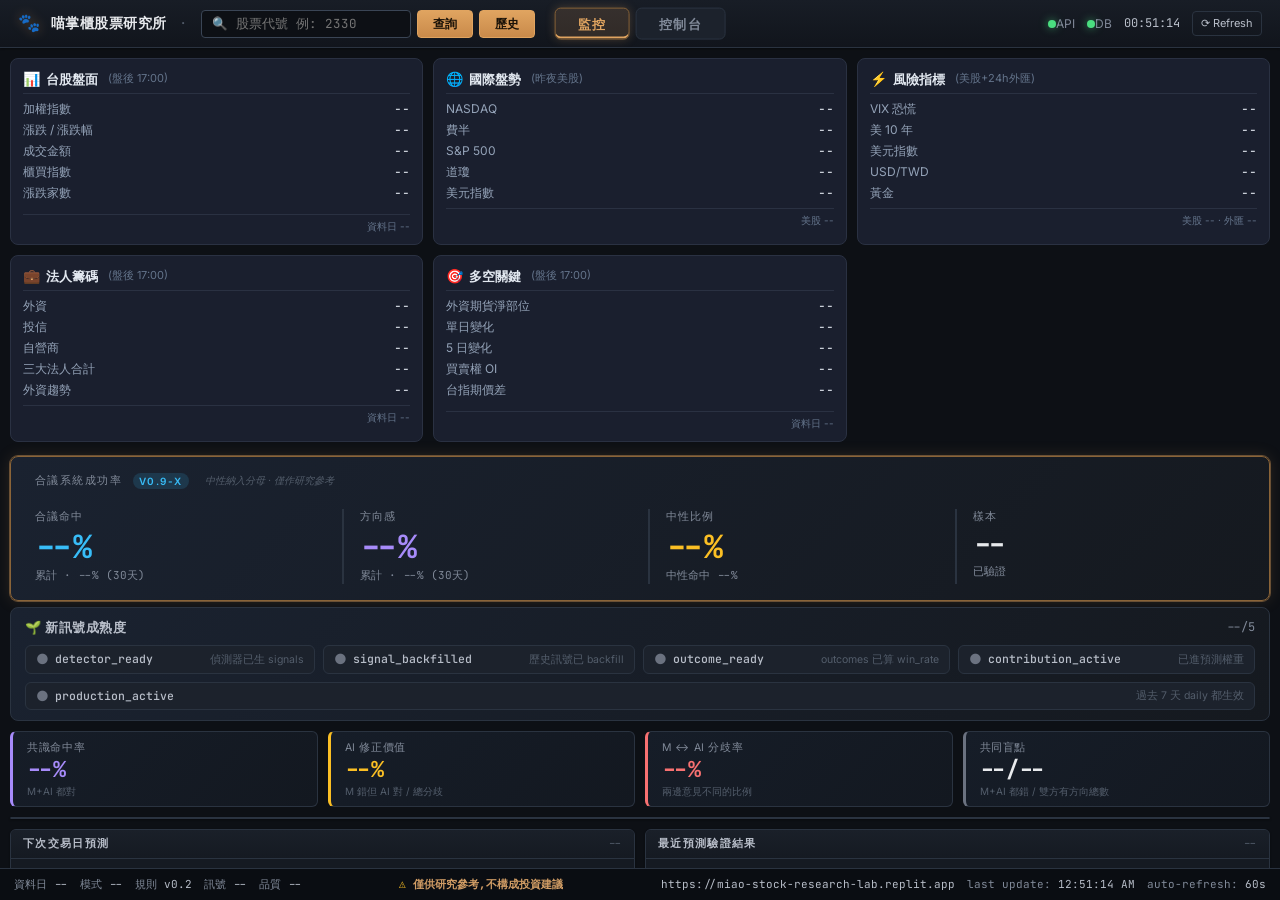
<file: index.html>
<!DOCTYPE html>
<html lang="zh-Hant">
<head>
<meta charset="UTF-8" />
<title>喵掌櫃股票研究所 · Monitor</title>
<meta name="viewport" content="width=device-width, initial-scale=1" />
<meta name="description" content="獨立股票研究後台監控儀表板" />
<link rel="preconnect" href="https://fonts.googleapis.com">
<link rel="preconnect" href="https://fonts.gstatic.com" crossorigin>
<link href="https://fonts.googleapis.com/css2?family=Inter:wght@400;500;600;700&family=JetBrains+Mono:wght@400;500;600&display=swap" rel="stylesheet">
<link rel="stylesheet" href="style.css" />
</head>
<body>

<div class="app">

  <!-- Top Bar ------------------------------------------------------ -->
  <header class="topbar">
    <div class="topbar-left">
      <div class="brand">
        <span class="logo">🐾</span>
        <span class="name">喵掌櫃股票研究所</span>
        <span class="sep">·</span>
        <span class="sub">Research Monitor v0.9</span>
      </div>
      <div class="topbar-lookup">
        <input type="text" id="symbol-input" placeholder="🔍 股票代號 例: 2330" />
        <button class="btn primary small" id="lookup-btn">查詢</button>
        <button class="btn primary small" id="history-btn" title="查詢任一天的預測與結果">歷史</button>
      </div>
    </div>
    <nav class="topbar-center">
      <a href="index.html" class="nav-btn active">監控</a>
      <a href="admin.html" class="nav-btn">控制台</a>
    </nav>
    <div class="topbar-right">
      <span class="item"><span id="api-dot" class="dot muted"></span><span id="api-label">--</span></span>
      <span class="item"><span id="db-dot" class="dot muted"></span><span id="db-label">--</span></span>
      <span class="clock" id="clock">--:--:--</span>
      <button class="btn small ghost" id="refresh-btn">⟳ Refresh</button>
    </div>
  </header>

  <!-- Main ----------------------------------------------------------- -->
  <main class="main">

    <!-- ROW 0: 大盤儀表板(5 區塊)v1.0-beta-2A++ -->
    <section class="market-snapshot-row">
      <div class="ms-card ms-taiex" title="台股盤面 — 盤後 17:00 後更新當日完整資料(收盤、成交量、櫃買)">
        <div class="ms-head">
          <span class="ms-icon">📊</span>
          <span class="ms-title">台股盤面</span>
          <span class="ms-sub">(盤後 17:00)</span>
        </div>
        <div class="ms-body" id="ms-taiex-body">
          <div class="ms-row"><span class="ms-k">加權指數</span><span class="ms-v" id="ms-taiex-close">--</span></div>
          <div class="ms-row"><span class="ms-k">漲跌 / 漲跌幅</span><span class="ms-v" id="ms-taiex-change">--</span></div>
          <div class="ms-row"><span class="ms-k">成交金額</span><span class="ms-v" id="ms-taiex-volume">--</span></div>
          <div class="ms-row"><span class="ms-k">櫃買指數</span><span class="ms-v" id="ms-otc">--</span></div>
          <div class="ms-row"><span class="ms-k">漲跌家數</span><span class="ms-v" id="ms-breadth">--</span></div>
        </div>
        <div class="ms-tags" id="ms-taiex-tags"></div>
        <div class="ms-foot">資料日 <span id="ms-taiex-asof">--</span></div>
      </div>

      <div class="ms-card ms-intl" title="國際盤勢 — 美股:09:30~16:00 ET(台灣 21:30~04:00)。美國假期休市時最新仍停留前一交易日。亞股:當日盤後">
        <div class="ms-head">
          <span class="ms-icon">🌐</span>
          <span class="ms-title">國際盤勢</span>
          <span class="ms-sub">(昨夜美股)</span>
        </div>
        <div class="ms-body" id="ms-intl-body">
          <div class="ms-row"><span class="ms-k">NASDAQ</span><span class="ms-v" id="ms-intl-nasdaq">--</span></div>
          <div class="ms-row"><span class="ms-k">費半</span><span class="ms-v" id="ms-intl-sox">--</span></div>
          <div class="ms-row"><span class="ms-k">S&amp;P 500</span><span class="ms-v" id="ms-intl-sp500">--</span></div>
          <div class="ms-row"><span class="ms-k">道瓊</span><span class="ms-v" id="ms-intl-dow">--</span></div>
          <div class="ms-row"><span class="ms-k">美元指數</span><span class="ms-v" id="ms-intl-dxy">--</span></div>
        </div>
        <div class="ms-foot">美股 <span id="ms-intl-us-asof">--</span></div>
      </div>

      <div class="ms-card ms-risk" title="風險指標 — VIX/美10年跟美股同步;DXY/USD/TWD/黃金 24h 外匯市場">
        <div class="ms-head">
          <span class="ms-icon">⚡</span>
          <span class="ms-title">風險指標</span>
          <span class="ms-sub">(美股+24h外匯)</span>
        </div>
        <div class="ms-body" id="ms-risk-body">
          <div class="ms-row"><span class="ms-k">VIX 恐慌</span><span class="ms-v" id="ms-risk-vix">--</span></div>
          <div class="ms-row"><span class="ms-k">美 10 年</span><span class="ms-v" id="ms-risk-us10y">--</span></div>
          <div class="ms-row"><span class="ms-k">美元指數</span><span class="ms-v" id="ms-risk-dxy">--</span></div>
          <div class="ms-row"><span class="ms-k">USD/TWD</span><span class="ms-v" id="ms-risk-twd">--</span></div>
          <div class="ms-row"><span class="ms-k">黃金</span><span class="ms-v" id="ms-risk-gold">--</span></div>
        </div>
        <div class="ms-foot">美股 <span id="ms-risk-us-asof">--</span> · 外匯 <span id="ms-risk-forex-asof">--</span></div>
      </div>

      <div class="ms-card ms-inst" title="法人籌碼 — TWSE 公告,盤後 17:00 後當日完整。stock_pool 30 檔合計(非全市場)">
        <div class="ms-head">
          <span class="ms-icon">💼</span>
          <span class="ms-title">法人籌碼</span>
          <span class="ms-sub">(盤後 17:00)</span>
        </div>
        <div class="ms-body" id="ms-inst-body">
          <div class="ms-row"><span class="ms-k">外資</span><span class="ms-v" id="ms-inst-foreign">--</span></div>
          <div class="ms-row"><span class="ms-k">投信</span><span class="ms-v" id="ms-inst-trust">--</span></div>
          <div class="ms-row"><span class="ms-k">自營商</span><span class="ms-v" id="ms-inst-dealer">--</span></div>
          <div class="ms-row"><span class="ms-k">三大法人合計</span><span class="ms-v" id="ms-inst-total">--</span></div>
          <div class="ms-row"><span class="ms-k">外資趨勢</span><span class="ms-v" id="ms-inst-streak">--</span></div>
        </div>
        <div class="ms-foot">資料日 <span id="ms-inst-asof">--</span></div>
      </div>

      <div class="ms-card ms-fut" title="多空關鍵 — TAIFEX / FinMind 期貨資料,盤後 17:00 後更新當日完整;basis = 期貨日盤收盤 - 加權指數">
        <div class="ms-head">
          <span class="ms-icon">🎯</span>
          <span class="ms-title">多空關鍵</span>
          <span class="ms-sub">(盤後 17:00)</span>
        </div>
        <div class="ms-body" id="ms-fut-body">
          <div class="ms-row"><span class="ms-k">外資期貨淨部位</span><span class="ms-v" id="ms-fut-oi">--</span></div>
          <div class="ms-row"><span class="ms-k">單日變化</span><span class="ms-v" id="ms-fut-d1">--</span></div>
          <div class="ms-row"><span class="ms-k">5 日變化</span><span class="ms-v" id="ms-fut-d5">--</span></div>
          <div class="ms-row"><span class="ms-k">買賣權 OI</span><span class="ms-v" id="ms-fut-pcoi">--</span></div>
          <div class="ms-row"><span class="ms-k">台指期價差</span><span class="ms-v" id="ms-fut-basis">--</span></div>
        </div>
        <div class="ms-tags" id="ms-fut-tags"></div>
        <div class="ms-foot">資料日 <span id="ms-fut-asof">--</span></div>
      </div>
    </section>

    <!-- ROW 1: Hero 主指標(整列,大字呈現) -->
    <section class="hero-row">
      <div class="hero-card hero-wide">
        <div class="hero-label">
          合議系統成功率 <span class="hero-badge">v0.9-X</span>
          <span class="hero-disclaimer">中性納入分母 · 僅作研究參考</span>
        </div>
        <div class="hero-numbers">
          <div class="hn-col">
            <div class="hn-key">合議命中</div>
            <div class="hn-val final" id="hero-final-all">--%</div>
            <div class="hn-sub">累計 · <span id="hero-final-30">--%</span> (30天)</div>
          </div>
          <div class="hn-col">
            <div class="hn-key">方向感</div>
            <div class="hn-val dir" id="hero-dir-all">--%</div>
            <div class="hn-sub">累計 · <span id="hero-dir-30">--%</span> (30天)</div>
          </div>
          <div class="hn-col">
            <div class="hn-key">中性比例</div>
            <div class="hn-val neu" id="hero-neu-all">--%</div>
            <div class="hn-sub">中性命中 <span id="hero-neu-hit">--%</span></div>
          </div>
          <div class="hn-col">
            <div class="hn-key">樣本</div>
            <div class="hn-val sample" id="hero-sample-n">--</div>
            <div class="hn-sub" id="hero-sample-info">已驗證</div>
          </div>
        </div>
      </div>
    </section>

    <!-- ROW 1.5: 訊號成熟度小卡(v1.0-gamma-2 加,顯示新訊號入模進度) -->
    <section class="maturity-row">
      <div class="maturity-card" title="新 MKT/INTL/FUND 訊號的入模進度。從 detector 偵測 → 訊號入庫 → outcome 算命中 → 進權重 → 真正影響生產預測。">
        <div class="m-head">
          <span class="m-title">🌱 新訊號成熟度</span>
          <span class="m-stage" id="maturity-stage">--/5</span>
        </div>
        <div class="m-steps">
          <div class="m-step" id="m-step-detector">
            <span class="m-dot">●</span><span class="m-label">detector_ready</span>
            <span class="m-desc">偵測器已生 signals</span>
          </div>
          <div class="m-step" id="m-step-signal">
            <span class="m-dot">●</span><span class="m-label">signal_backfilled</span>
            <span class="m-desc">歷史訊號已 backfill</span>
          </div>
          <div class="m-step" id="m-step-outcome">
            <span class="m-dot">●</span><span class="m-label">outcome_ready</span>
            <span class="m-desc">outcomes 已算 win_rate</span>
          </div>
          <div class="m-step" id="m-step-contribution">
            <span class="m-dot">●</span><span class="m-label">contribution_active</span>
            <span class="m-desc">已進預測權重</span>
          </div>
          <div class="m-step" id="m-step-production">
            <span class="m-dot">●</span><span class="m-label">production_active</span>
            <span class="m-desc">過去 7 天 daily 都生效</span>
          </div>
        </div>
      </div>
    </section>

    <!-- ROW 2: Math × AI 四象限(整列 4 卡) -->
    <section class="quadrant-row">
      <div class="qd-cell consensus">
        <span class="qd-label">共識命中率</span>
        <span class="qd-val" id="quadrant-consensus">--%</span>
        <span class="qd-help">M+AI 都對</span>
      </div>
      <div class="qd-cell ai-correct">
        <span class="qd-label">AI 修正價值</span>
        <span class="qd-val" id="quadrant-ai-correction">--%</span>
        <span class="qd-help">M 錯但 AI 對 / 總分歧</span>
      </div>
      <div class="qd-cell disagree">
        <span class="qd-label">M ↔ AI 分歧率</span>
        <span class="qd-val" id="quadrant-disagree">--%</span>
        <span class="qd-help">兩邊意見不同的比例</span>
      </div>
      <div class="qd-cell both-miss">
        <span class="qd-label">共同盲點</span>
        <span class="qd-val" id="quadrant-both-miss-n">--/--</span>
        <span class="qd-help">M+AI 都錯 / 雙方有方向總數</span>
      </div>
    </section>

    <!-- ROW 3: 強烈分歧警示(整列) -->
    <section class="card panel-disagree" id="panel-disagree">
      <div class="card-head">
        <span class="title">⚠️ 強烈分歧警示</span>
        <span class="meta" id="disagree-meta">--</span>
      </div>
      <div class="card-body" id="disagree-body">
        <div class="empty"><span class="spinner"></span>讀取中...</div>
      </div>
      <div class="card-foot disagree-foot">
        Math 與 AI 意見強烈衝突 → 較可能呈現震盪或反轉,僅作風險辨識,不視為高勝率預測。
      </div>
    </section>

    <!-- ROW 4: 預測 + 驗證(左右並排) -->
    <section class="row-predictions">
      <div class="card sub-card-standalone">
        <div class="sub-head">
          <span class="title" id="predictions-title">下次交易日預測</span>
          <span class="meta" id="predictions-meta">--</span>
        </div>
        <div class="sub-body" id="predictions-body">
          <div class="empty"><span class="spinner"></span>讀取中...</div>
        </div>
      </div>
      <div class="card sub-card-standalone">
        <div class="sub-head">
          <span class="title">最近預測驗證結果</span>
          <span class="meta" id="verifications-meta">--</span>
        </div>
        <div class="sub-body" id="verifications-body">
          <div class="empty"><span class="spinner"></span>讀取中...</div>
        </div>
      </div>
    </section>

    <!-- ROW 5: 訊號 + 規則 + AI 摘要(3 column,AI 摘要縮小) -->
    <section class="row-signals-rules">
      <div class="card panel-signals">
        <div class="card-head">
          <span class="title">今日訊號</span>
          <span class="meta" id="signals-meta">--</span>
        </div>
        <div class="card-body flush" id="signals-body">
          <div class="empty"><span class="spinner"></span>讀取中...</div>
        </div>
      </div>
      <div class="card panel-rules">
        <div class="card-head">
          <span class="title">規則庫摘要</span>
          <span class="meta" id="rules-meta">--</span>
        </div>
        <div class="card-body flush" id="rules-body">
          <div class="empty"><span class="spinner"></span>讀取中...</div>
        </div>
      </div>
      <div class="card panel-ai-report-small">
        <div class="card-head">
          <span class="title">AI 研究摘要</span>
          <span class="meta" id="report-meta">--</span>
        </div>
        <div class="card-body" id="report-body">
          <div class="empty">讀取中...</div>
        </div>
      </div>
    </section>

  </main>

  <!-- Status Bar(整合舊 KPI 資訊到一行)----------------------------- -->
  <footer class="statusbar">
    <div class="left">
      <span class="item">資料日 <span id="sb-data-date" class="mono">--</span></span>
      <span class="item">模式 <span id="sb-mode" class="mono">--</span></span>
      <span class="item">規則 <span id="sb-version" class="mono">v0.2</span></span>
      <span class="item">訊號 <span id="sb-signals" class="mono">--</span></span>
      <span class="item">品質 <span id="sb-quality" class="mono">--</span></span>
    </div>
    <div class="center" title="本系統結果係根據歷史資料、規則統計與相似情境所做之研究推估,僅供資訊參考與風險辨識,不構成任何投資建議。投資有風險,過去績效不代表未來表現。">
      ⚠️ <strong>僅供研究參考,不構成投資建議</strong>
    </div>
    <div class="right">
      <span class="item"><span id="api-base-label" class="mono">--</span></span>
      <span class="item">last update: <span id="last-update" class="mono">--</span></span>
      <span class="item">auto-refresh: <span id="refresh-interval" class="mono">60s</span></span>
    </div>
  </footer>

</div>

<!-- Lookup Modal -------------------------------------------------- -->
<div class="modal-mask" id="lookup-modal">
  <div class="modal">
    <div class="modal-head">
      <span class="title mono" id="lookup-title">--</span>
      <button class="modal-close" id="lookup-close">×</button>
    </div>
    <div class="modal-body" id="lookup-modal-body"></div>
  </div>
</div>

<!-- History Prediction Modal -------------------------------------- -->
<div class="modal-mask" id="history-modal">
  <div class="modal wide">
    <div class="modal-head">
      <span class="title">📅 歷史預測查詢</span>
      <button class="modal-close" id="history-close">×</button>
    </div>
    <div class="modal-body">
      <div class="hist-controls">
        <label class="hist-label">日期</label>
        <input type="date" id="hist-date" />
        <button class="btn primary small" id="hist-query-btn">查詢</button>
        <span class="hist-chips" id="hist-chips"></span>
      </div>
      <div class="hist-summary" id="hist-summary">
        <div class="hs-stat">
          <span class="hs-k">Math 命中</span>
          <span class="hs-v" id="hist-math-hit">--</span>
        </div>
        <div class="hs-stat">
          <span class="hs-k">AI 命中</span>
          <span class="hs-v" id="hist-ai-hit">--</span>
        </div>
        <div class="hs-stat consensus">
          <span class="hs-k">共識✓</span>
          <span class="hs-v" id="hist-consensus">--</span>
        </div>
        <div class="hs-stat math-only">
          <span class="hs-k">M對</span>
          <span class="hs-v" id="hist-math-only">--</span>
        </div>
        <div class="hs-stat ai-only">
          <span class="hs-k">AI對</span>
          <span class="hs-v" id="hist-ai-only">--</span>
        </div>
        <div class="hs-stat both-miss">
          <span class="hs-k">雙錯</span>
          <span class="hs-v" id="hist-both-miss">--</span>
        </div>
      </div>
      <div id="hist-body">
        <div class="empty">選擇日期後按查詢</div>
      </div>
    </div>
  </div>
</div>

<!-- v1.0-gamma-2: 個股 modal(走勢 + 訊號 + 預測 + 命中率) -->
<div class="modal-mask" id="stock-modal">
  <div class="modal-box stock-modal-box">
    <div class="modal-head">
      <span class="title" id="stock-modal-title">個股分析</span>
      <button class="modal-close" id="stock-modal-close">×</button>
    </div>
    <div class="modal-body" id="stock-modal-body">
      <div class="empty"><span class="spinner"></span>讀取中...</div>
    </div>
  </div>
</div>

<script src="config.js"></script>
<script src="script.js"></script>
</body>
</html>
</file>
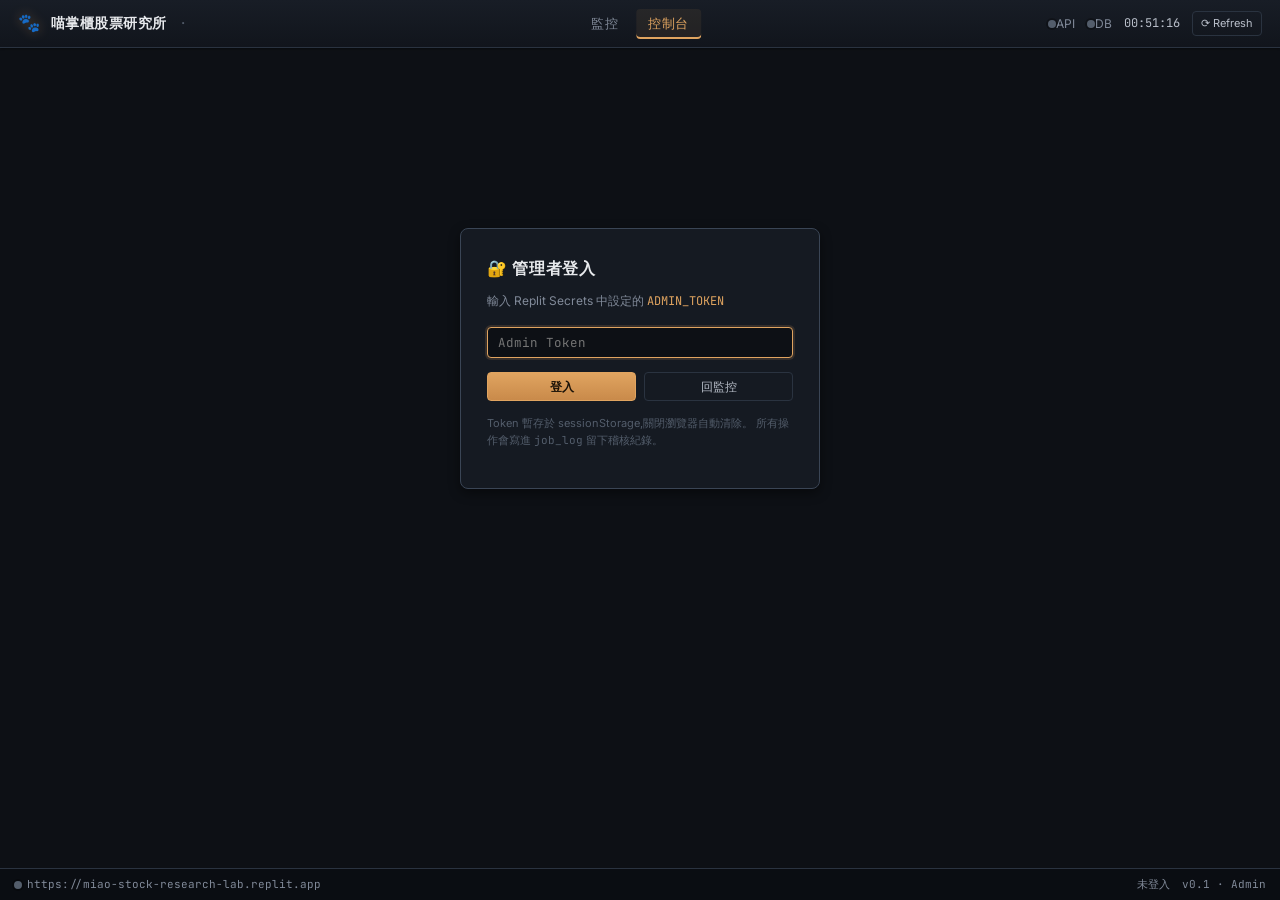
<file: admin.html>
<!DOCTYPE html>
<html lang="zh-Hant">
<head>
<meta charset="UTF-8" />
<title>喵掌櫃股票研究所 · Console</title>
<meta name="viewport" content="width=device-width, initial-scale=1" />
<meta name="robots" content="noindex,nofollow" />
<link rel="preconnect" href="https://fonts.googleapis.com">
<link rel="preconnect" href="https://fonts.gstatic.com" crossorigin>
<link href="https://fonts.googleapis.com/css2?family=Inter:wght@400;500;600;700&family=JetBrains+Mono:wght@400;500;600&display=swap" rel="stylesheet">
<link rel="stylesheet" href="style.css" />
<style>
  /* admin-specific layout adjustments */
  .main.admin-layout {
    grid-template-rows: 1fr;
    grid-template-columns: 280px 1fr;
  }
  .panel-actions { grid-column: 1; grid-row: 1; overflow: auto; }
  .panel-monitor { grid-column: 2; grid-row: 1;
                    display: grid; grid-template-rows: 1fr 1fr; gap: 10px; }
  .group-title {
    font-size: 10.5px;
    letter-spacing: .14em;
    color: var(--text-3);
    text-transform: uppercase;
    font-weight: 600;
    margin: 14px 12px 6px;
  }
  .group-title:first-child { margin-top: 6px; }
  .action-list { padding: 0 12px 12px; }
  .action-list .btn { width: 100%; margin-bottom: 5px; justify-content: flex-start; padding: 7px 10px; }
  .action-list .btn .icon {
    color: var(--accent); font-family: var(--font-mono);
    margin-right: 8px; width: 14px; display: inline-block; text-align: center;
  }
</style>
</head>
<body>

<div class="app">

  <!-- Top Bar ------------------------------------------------------- -->
  <header class="topbar">
    <div class="brand">
      <span class="logo">🐾</span>
      <span class="name">喵掌櫃股票研究所</span>
      <span class="sep">·</span>
      <span class="sub">Admin Console</span>
    </div>
    <nav class="topbar-center">
      <a href="index.html" class="nav-link">監控</a>
      <a href="admin.html" class="nav-link active">控制台</a>
    </nav>
    <div class="topbar-right">
      <span class="item"><span id="api-dot" class="dot muted"></span><span>API</span></span>
      <span class="item"><span id="db-dot" class="dot muted"></span><span>DB</span></span>
      <span class="clock" id="clock">--:--:--</span>
      <button class="btn small ghost" id="refresh-all-btn">⟳ Refresh</button>
      <button class="btn small danger" id="logout-btn" style="display:none">登出</button>
    </div>
  </header>

  <!-- Login View ---------------------------------------------------- -->
  <div id="login-view" class="main" style="display:flex; align-items:flex-start; justify-content:center; padding-top:80px">
    <div class="login-card">
      <h2>🔐 管理者登入</h2>
      <p class="hint">輸入 Replit Secrets 中設定的 <span class="mono" style="color:var(--accent)">ADMIN_TOKEN</span></p>
      <input type="password" id="token-input" placeholder="Admin Token" autocomplete="off" />
      <div style="margin-top:14px; display:flex; gap:8px">
        <button id="login-btn" class="btn primary" style="flex:1">登入</button>
        <a class="btn ghost" href="index.html" style="flex:1; justify-content:center">回監控</a>
      </div>
      <p class="muted" style="margin-top:14px; font-size:11px; line-height:1.55">
        Token 暫存於 sessionStorage,關閉瀏覽器自動清除。
        所有操作會寫進 <span class="mono">job_log</span> 留下稽核紀錄。
      </p>
    </div>
  </div>

  <!-- Admin View ---------------------------------------------------- -->
  <main id="admin-view" class="main admin-layout" style="display:none">

    <!-- LEFT: Actions sidebar -->
    <aside class="card panel-actions">
      <div class="card-head">
        <span class="title">操作面板</span>
      </div>
      <div class="card-body flush">

        <!-- 🌟 每日核心(每天會點) -->
        <div class="group-title">🌟 每日核心</div>
        <div class="action-list">
          <button class="btn primary" id="act-run-daily"><span class="icon">▶</span>執行每日完整更新</button>
          <button class="btn primary" id="act-run-fetch"><span class="icon">↓</span>重抓資料 (近 N 日)</button>
          <button class="btn primary" id="act-run-backup"><span class="icon">💾</span>立即備份</button>
          <button class="btn primary" id="act-recompute-hit"><span class="icon">✓</span>補 is_hit / ai_is_hit</button>
          <button class="btn primary" id="act-run-ai-critic-bg"><span class="icon">🤖</span>補 AI critic (背景)</button>
        </div>

        <!-- 🔧 個別 fetcher -->
        <div class="group-title">🔧 個別 fetcher</div>
        <div class="action-list">
          <button class="btn" id="act-run-international"><span class="icon">🌐</span>補國際盤</button>
          <button class="btn" id="act-run-pcratio"><span class="icon">π</span>補 PC Ratio</button>
          <button class="btn" id="act-run-fundamental"><span class="icon">$</span>補基本面</button>
          <button class="btn" id="act-run-regime"><span class="icon">M</span>重算 market regime</button>
          <button class="btn" id="act-run-features"><span class="icon">∑</span>重算技術指標</button>
          <button class="btn" id="act-run-signals"><span class="icon">!</span>重跑訊號 (today)</button>
          <button class="btn" id="act-backfill-signals"><span class="icon">↺</span>補歷史訊號 (N 日)</button>
        </div>

        <!-- 📊 評估與學習 -->
        <div class="group-title">📊 評估與學習</div>
        <div class="action-list">
          <button class="btn" id="act-refresh-learning"><span class="icon">🧠</span>Refresh learning summary</button>
          <button class="btn" id="act-verify-pred"><span class="icon">✓</span>Verify predictions</button>
          <button class="btn" id="act-prediction-eval"><span class="icon">★</span>跑 prediction summary</button>
        </div>

        <!-- 🔍 Diagnostic -->
        <div class="group-title">🔍 Diagnostic</div>
        <div class="action-list">
          <button class="btn" id="act-diagnose-futures"><span class="icon">🔬</span>FinMind 期貨診斷</button>
        </div>

        <!-- ⚙️ 系統 / 危險 -->
        <div class="group-title">⚙️ 系統 / 危險</div>
        <div class="action-list">
          <button class="btn" id="act-export-rules"><span class="icon">↑</span>匯出 rules.json</button>
          <button class="btn" id="act-approve"><span class="icon">✓</span>通過最新 AI 報告</button>
          <button class="btn danger" id="act-pause"><span class="icon">⏸</span>暫停每日排程 ⚠</button>
          <button class="btn" id="act-resume"><span class="icon">▶</span>恢復每日排程</button>
          <button class="btn danger" id="act-maintenance-on"><span class="icon">🔧</span>切換維護模式 ⚠</button>
          <button class="btn" id="act-maintenance-off"><span class="icon">✓</span>恢復正常模式</button>
          <button class="btn danger" id="act-init-schema"><span class="icon">⚙</span>建立資料表 ⛔僅首次</button>
          <button class="btn danger" id="act-init-rules"><span class="icon">⚙</span>灌入初始規則 ⛔僅首次</button>
        </div>

        <!--
          v1.0-gamma-2 隱藏 — 6/2 5D 驗收前禁用,避免污染 baseline:
            run-outcomes / run-forecast / run-eval / prediction-backfill
          移除 — deprecated 或壞掉:
            run-weekly-ai(AI 研究員,5/16 後沒更新,改寫成每日盤勢摘要後再啟用)
            run-ai-critic(sync)— 用 background 版即可
        -->
      </div>
    </aside>

    <!-- RIGHT: System overview + Logs -->
    <div class="panel-monitor">
      <!-- 系統狀態卡 -->
      <section class="card">
        <div class="card-head">
          <span class="title">系統狀態</span>
          <span class="meta" id="status-meta">--</span>
        </div>
        <div class="card-body" id="status-body">
          <div class="empty"><span class="spinner"></span>讀取中...</div>
        </div>
      </section>

      <!-- v1.0-gamma-2:訊號成熟度小卡 -->
      <section class="card">
        <div class="card-head">
          <span class="title">🌱 新訊號成熟度</span>
          <span class="meta" id="admin-maturity-stage">--/5</span>
        </div>
        <div class="card-body">
          <div class="m-steps" id="admin-maturity-steps">
            <div class="m-step" id="adm-step-detector">
              <span class="m-dot">●</span><span class="m-label">detector_ready</span>
            </div>
            <div class="m-step" id="adm-step-signal">
              <span class="m-dot">●</span><span class="m-label">signal_backfilled</span>
            </div>
            <div class="m-step" id="adm-step-outcome">
              <span class="m-dot">●</span><span class="m-label">outcome_ready</span>
            </div>
            <div class="m-step" id="adm-step-contribution">
              <span class="m-dot">●</span><span class="m-label">contribution_active</span>
            </div>
            <div class="m-step" id="adm-step-production">
              <span class="m-dot">●</span><span class="m-label">production_active</span>
            </div>
          </div>
        </div>
      </section>

      <!-- 任務 + 品質 log -->
      <section class="card">
        <div class="card-head">
          <span class="title">即時紀錄</span>
          <div style="display:flex; gap:6px">
            <button class="btn small ghost" data-tab="jobs" id="tab-jobs">任務 (job_log)</button>
            <button class="btn small ghost" data-tab="quality" id="tab-quality">資料品質</button>
          </div>
        </div>
        <div class="card-body flush" id="log-body">
          <div class="empty"><span class="spinner"></span>讀取中...</div>
        </div>
      </section>
    </div>

  </main>

  <!-- Status Bar ----------------------------------------------------- -->
  <footer class="statusbar">
    <div class="left">
      <span class="item"><span id="conn-dot" class="dot muted"></span> <span id="api-base-label">--</span></span>
    </div>
    <div class="right">
      <span class="item"><span id="login-state">未登入</span></span>
      <span class="item">v0.1 · Admin</span>
    </div>
  </footer>

</div>

<script src="config.js"></script>
<script src="admin.js"></script>
</body>
</html>
</file>
<file: style.css>
/* =====================================================================
   喵掌櫃股票研究所 — 前台 Dashboard (v2)
   暗色監控儀表板風格
   =====================================================================*/

*,*::before,*::after { box-sizing: border-box; }

:root {
    /* 基底色 */
    --bg-0: #0d1015;       /* page bg */
    --bg-1: #151a22;       /* panel */
    --bg-2: #1c222c;       /* panel-2 / hover */
    --bg-3: #232b37;       /* divider, input */
    --border: #2a3340;
    --border-bright: #3a4555;

    /* 文字 */
    --text-0: #e8eaed;
    --text-1: #b8bec9;
    --text-2: #818a99;
    --text-3: #535d6b;

    /* 強調(喵掌櫃暖色 + 數據綠/紅) */
    --accent: #e0a460;
    --accent-bright: #f5b774;
    --accent-dim: #8a6438;

    /* v0.5 — 台灣慣例:漲 = 紅、跌 = 綠 */
    --up: #f87171;     /* 漲(紅) */
    --down: #4ade80;   /* 跌(綠) */
    /* 原始顏色保留供 sparkline / 中性參考 */
    --tw-red: #f87171;
    --tw-green: #4ade80;
    --warn: #fbbf24;
    --info: #60a5fa;
    --neutral: #94a3b8;

    /* shadow / glow */
    --shadow-sm: 0 1px 2px rgba(0,0,0,.4);
    --shadow-md: 0 4px 12px rgba(0,0,0,.45);
    --glow-accent: 0 0 0 1px rgba(224,164,96,.4), 0 0 16px rgba(224,164,96,.15);

    /* 字型 */
    --font-ui: "Inter", -apple-system, BlinkMacSystemFont, "Segoe UI",
               "PingFang TC", "Microsoft JhengHei", "Noto Sans TC",
               Helvetica, Arial, sans-serif;
    --font-mono: "JetBrains Mono", "SF Mono", "Roboto Mono", "Menlo",
                 "Consolas", monospace;
}

html, body {
    margin: 0;
    padding: 0;
    background: var(--bg-0);
    color: var(--text-0);
    font-family: var(--font-ui);
    font-size: 13.5px;
    line-height: 1.45;
    height: 100vh;
    overflow: hidden;
    -webkit-font-smoothing: antialiased;
}

a {
    color: var(--accent);
    text-decoration: none;
}
a:hover { color: var(--accent-bright); }

/* ---------------------------------------------------------------------
   App Shell
   ---------------------------------------------------------------------*/
.app {
    display: grid;
    grid-template-rows: 48px 1fr 32px;   /* v0.5: statusbar 26→32 容納 disclaimer */
    height: 100vh;
}

/* Top Bar (v0.5.8: flex + nav absolute 真正視窗置中) */
.topbar {
    display: flex;
    align-items: center;
    justify-content: space-between;
    position: relative;
    gap: 16px;
    background: linear-gradient(180deg, #181d26 0%, #11151c 100%);
    border-bottom: 1px solid var(--border);
    padding: 0 18px;
    box-shadow: var(--shadow-sm);
    z-index: 10;
}
.brand {
    display: flex;
    align-items: center;
    gap: 10px;
    font-weight: 600;
    letter-spacing: .04em;
    color: var(--text-0);
}
.brand .logo {
    font-size: 18px;
    filter: drop-shadow(0 0 6px rgba(224,164,96,.4));
}
.brand .name { font-size: 14px; }
.brand .sep { color: var(--text-3); margin: 0 4px; }
.brand .sub {
    color: var(--text-2);
    font-size: 11.5px;
    font-weight: 400;
    letter-spacing: .08em;
    text-transform: uppercase;
}

.topbar-center {
    display: flex;
    gap: 6px;
    align-items: center;
}

/* v0.5.8 — Topbar 區塊(brand+lookup 左,nav 絕對置中,status 右) */
.topbar-left {
    display: flex;
    align-items: center;
    gap: 18px;
    flex-shrink: 0;
    max-width: 45%;
}
.topbar-center {
    position: absolute;
    left: 50%;
    top: 50%;
    transform: translate(-50%, -50%);
    display: flex;
    gap: 6px;
    z-index: 5;
}
.topbar-right {
    display: flex;
    gap: 14px;
    align-items: center;
    color: var(--text-2);
    font-size: 12px;
    flex-shrink: 0;
    margin-left: auto;
}

.topbar-lookup {
    display: flex;
    gap: 6px;
    align-items: center;
}
.topbar-lookup input {
    background: var(--bg-2);
    border: 1px solid var(--border-bright);
    color: var(--text-0);
    padding: 5px 10px;
    border-radius: 4px;
    font-size: 12px;
    width: 180px;
    outline: none;
    transition: border-color .15s;
    height: 28px;
    box-sizing: border-box;
}
.topbar-lookup input:focus {
    border-color: var(--accent);
    box-shadow: 0 0 0 2px rgba(224,164,96,.15);
}
.topbar-lookup .btn {
    white-space: nowrap !important;
    padding: 5px 14px !important;
    height: 28px;
    line-height: 1 !important;
    font-size: 12px !important;
    min-width: 56px;
    box-sizing: border-box;
}

/* nav 改 button 樣式 */
.nav-btn {
    color: var(--text-2);
    padding: 6px 22px;
    border-radius: 6px;
    font-size: 13px;
    font-weight: 600;
    letter-spacing: .12em;
    border: 1px solid var(--border);
    background: var(--bg-2);
    transition: all .12s;
    text-decoration: none;
    white-space: nowrap;
}
.nav-btn:hover {
    background: var(--bg-3);
    color: var(--text-0);
    border-color: var(--border-bright);
}
.nav-btn.active {
    color: var(--accent);
    background: rgba(224,164,96,.15);
    border-color: var(--accent-dim);
    box-shadow: 0 0 10px rgba(224,164,96,.25), inset 0 -2px 0 var(--accent);
}
.topbar-right {
    display: flex;
    gap: 14px;
    align-items: center;
    color: var(--text-2);
    font-size: 12px;
}
.topbar-right .clock {
    font-family: var(--font-mono);
    color: var(--text-1);
}
.nav-link {
    color: var(--text-2);
    padding: 6px 12px;
    border-radius: 4px;
    font-size: 12.5px;
    letter-spacing: .04em;
    transition: all .12s;
}
.nav-link:hover { background: var(--bg-2); color: var(--text-0); }
.nav-link.active {
    color: var(--accent);
    background: rgba(224,164,96,.08);
    box-shadow: inset 0 -2px 0 var(--accent);
}

/* Status Bar (footer) */
.statusbar {
    background: #0a0d12;
    border-top: 1px solid var(--border);
    display: flex;
    align-items: center;
    justify-content: space-between;
    padding: 0 14px;
    font-family: var(--font-mono);
    font-size: 11px;
    color: var(--text-3);
}
.statusbar .left, .statusbar .right { display: flex; gap: 14px; align-items: center; }
.statusbar .center { flex: 1; text-align: center; color: var(--warn); font-size: 11px; padding: 0 16px; opacity: 0.85; }
.statusbar .center strong { color: var(--accent-bright); }
.statusbar .item { display: flex; align-items: center; gap: 5px; }

/* ---------------------------------------------------------------------
   Main Grid (12 column)
   ---------------------------------------------------------------------*/
.main {
    display: grid;
    grid-template-columns: repeat(12, 1fr);
    /* v0.9.3: 改 auto rows + 可滾動,容納更多 section */
    grid-auto-rows: auto;
    gap: 10px;
    padding: 10px;
    overflow-y: auto;
    min-height: 0;
}

/* v0.6 — Math × AI 四象限橫條 */
.quadrant-row {
    grid-column: 1 / -1;
    display: grid;
    grid-template-columns: repeat(4, 1fr);
    gap: 10px;
}
.qd-cell {
    background: linear-gradient(135deg, #161d28 0%, #131820 100%);
    border: 1px solid var(--border);
    border-radius: 6px;
    padding: 8px 14px;
    display: flex;
    flex-direction: column;
    gap: 2px;
}
.qd-cell.consensus  { border-left: 3px solid #a78bfa; }
.qd-cell.ai-correct { border-left: 3px solid #fbbf24; }
.qd-cell.disagree   { border-left: 3px solid #f87171; }
.qd-cell.both-miss  { border-left: 3px solid #6b7280; }
.qd-label { font-size: 10.5px; color: var(--text-2); letter-spacing: .06em; }
.qd-val   { font-family: var(--font-mono); font-size: 22px; font-weight: 700; color: var(--text-0); line-height: 1.1; }
.qd-cell.consensus  .qd-val { color: #a78bfa; }
.qd-cell.ai-correct .qd-val { color: #fbbf24; }
.qd-cell.disagree   .qd-val { color: #f87171; }
.qd-help  { font-size: 10px; color: var(--text-3); }

.hero-sample {
    font-size: 10px;
    color: var(--text-3);
    margin-top: 4px;
    font-family: var(--font-mono);
}

/* =====================================================================
   v1.0-beta-2A++ — 大盤儀表板(5 區塊)
   ===================================================================== */
.market-snapshot-row {
    grid-column: 1 / -1;
    display: grid;
    grid-template-columns: repeat(5, 1fr);
    gap: 10px;
    margin-bottom: 4px;
}
.ms-card {
    background: var(--bg-card, #1a1f2e);
    border: 1px solid var(--border-color, #2a3142);
    border-radius: 8px;
    padding: 10px 12px;
    display: flex;
    flex-direction: column;
    min-height: 0;
}
.ms-head {
    display: flex;
    align-items: center;
    gap: 6px;
    margin-bottom: 6px;
    padding-bottom: 4px;
    border-bottom: 1px solid var(--border-color, #2a3142);
}
.ms-icon { font-size: 14px; }
.ms-title {
    font-size: 13px;
    font-weight: 600;
    color: var(--text-primary, #e2e8f0);
}
.ms-sub {
    font-size: 11px;
    color: var(--text-muted, #64748b);
    margin-left: 4px;
}
.ms-body { display: flex; flex-direction: column; gap: 3px; }
.ms-row {
    display: flex;
    justify-content: space-between;
    align-items: baseline;
    font-size: 12px;
    line-height: 1.5;
}
.ms-k {
    color: var(--text-muted, #94a3b8);
    flex-shrink: 0;
}
.ms-v {
    color: var(--text-primary, #e2e8f0);
    font-weight: 500;
    font-variant-numeric: tabular-nums;
    text-align: right;
}
.ms-v.ms-up   { color: #ef4444; }   /* 台灣慣例,紅色 = 漲 */
.ms-v.ms-down { color: #22c55e; }
.ms-v.ms-flat { color: var(--text-muted, #94a3b8); }
.ms-pct {
    font-size: 11px;
    opacity: 0.85;
    margin-left: 2px;
}
.ms-tags {
    display: flex;
    flex-wrap: wrap;
    gap: 4px;
    margin-top: 6px;
}
.ms-chip {
    font-size: 10px;
    padding: 1px 6px;
    border-radius: 3px;
    font-weight: 500;
}
.ms-chip.chip-bull { background: rgba(239, 68, 68, 0.18); color: #ef4444; }
.ms-chip.chip-bear { background: rgba(34, 197, 94, 0.18); color: #22c55e; }
.ms-chip.chip-neu  { background: rgba(148, 163, 184, 0.18); color: #94a3b8; }
.ms-foot {
    margin-top: 6px;
    padding-top: 4px;
    border-top: 1px solid var(--border-color, #2a3142);
    font-size: 10px;
    color: var(--text-muted, #64748b);
    text-align: right;
}
/* 響應式:窄螢幕變 3 列 + 2 列 */
@media (max-width: 1400px) {
    .market-snapshot-row { grid-template-columns: repeat(3, 1fr); }
}
@media (max-width: 900px) {
    .market-snapshot-row { grid-template-columns: repeat(2, 1fr); }
}

/* v1.0-gamma-2: Topbar 響應式 — 筆電中等螢幕避免按鈕擠在一起 */
@media (max-width: 1400px) {
    .brand .sub { display: none; }                       /* 隱藏 "Research Monitor v0.9" 副標 */
    .topbar-lookup input { width: 140px; }                /* 搜尋框縮短 */
    .topbar-left { max-width: 52%; gap: 12px; }
    .topbar-right { gap: 12px; }
}
@media (max-width: 1200px) {
    .brand .sep { display: none; }                       /* 隱藏分隔符 */
    .brand .name { font-size: 13px; }
    .topbar-lookup input { width: 110px; font-size: 11.5px; }
    .topbar { padding: 0 12px; gap: 8px; }
    .topbar-right { gap: 10px; font-size: 11px; }
    .topbar-right .clock { font-size: 11px; }
    /* nav-btn 縮 padding */
    .nav-btn { padding: 6px 14px; font-size: 12px; }
}
@media (max-width: 1000px) {
    .brand .name { display: none; }                      /* 只留 🐾 logo */
    #api-label, #db-label { display: none; }             /* 隱藏 API/DB 文字,只留圓點 */
    .topbar-lookup input { width: 90px; }
}

/* v0.5.3 — Hero row 對齊 KPI 6 等分 grid,讓上下兩排寬度一致 */
.hero-row {
    grid-column: 1 / -1;
    display: grid;
    grid-template-columns: 1fr;   /* v0.9.3: 整列一個 hero-card */
    gap: 10px;
}
.hero-card {
    background: linear-gradient(135deg, #1a2230 0%, #15191f 100%);
    border: 1px solid var(--accent-dim);
    border-radius: 8px;
    padding: 10px 16px;
    display: flex;
    flex-direction: column;
    justify-content: center;
    gap: 4px;
    min-height: 84px;
    box-shadow: var(--glow-accent);
}
.hero-label {
    font-size: 10.5px;
    color: var(--text-2);
    letter-spacing: .14em;
    text-transform: uppercase;
}
.hero-value {
    font-family: var(--font-mono);
    font-size: 22px;            /* v0.5.3: 縮小,更適應窄欄 */
    font-weight: 700;
    line-height: 1.1;
}
.hero-value .pct { font-size: 13px; color: var(--text-1); margin-left: 2px; }
/* v0.5 — Math + AI 並排 */
/* v0.5.4 — Hero 4 格表 (累計/30天 × MATH/AI) */
.hero-grid {
    border-collapse: collapse;
    width: 100%;
    margin-top: 4px;
    font-family: var(--font-mono);
}
.hero-grid th, .hero-grid td {
    text-align: center;
    padding: 1px 4px;
    font-size: 11px;
}
.hero-grid .hg-h {
    font-size: 9.5px;
    letter-spacing: .12em;
    color: var(--text-2);
    font-weight: 700;
}
.hero-grid .hg-h.ai { color: #a78bfa; }
.hero-grid .hg-k {
    font-size: 9.5px;
    color: var(--text-3);
    font-weight: 600;
    text-align: right;
    padding-right: 6px;
}
.hero-grid .hg-v {
    font-size: 14px;
    font-weight: 700;
}
.hero-grid .hg-v.math  { color: var(--accent-bright); }
.hero-grid .hg-v.ai    { color: #a78bfa; }
.hero-grid .hg-v.final { color: #38bdf8; font-size: 16px; }

/* v0.9.2 — Hero badge */
.hero-badge {
    display: inline-block;
    padding: 1px 6px;
    border-radius: 8px;
    background: rgba(56,189,248,.15);
    color: #38bdf8;
    font-size: 10px;
    font-weight: 600;
    margin-left: 6px;
    vertical-align: middle;
}

/* v0.9.3 — Hero 整列改版(4 欄大字) */
.hero-wide {
    padding: 16px 24px;
    min-height: 130px;
    gap: 12px;
}
.hero-disclaimer {
    font-size: 10px;
    color: var(--text-3);
    letter-spacing: 0;
    text-transform: none;
    font-weight: 400;
    margin-left: 12px;
    font-style: italic;
}
.hero-numbers {
    display: grid;
    grid-template-columns: repeat(4, 1fr);
    gap: 16px;
    margin-top: 8px;
}
.hn-col {
    display: flex;
    flex-direction: column;
    gap: 4px;
    padding-left: 16px;
    border-left: 2px solid var(--border);
}
.hn-col:first-child {
    padding-left: 0;
    border-left: none;
}
.hn-key {
    font-size: 11px;
    color: var(--text-2);
    letter-spacing: .1em;
    text-transform: uppercase;
}
.hn-val {
    font-family: var(--font-mono);
    font-size: 32px;
    font-weight: 700;
    line-height: 1.1;
}
.hn-val.final  { color: #38bdf8; }
.hn-val.dir    { color: #a78bfa; }
.hn-val.neu    { color: #fbbf24; }
.hn-val.sample { color: var(--text-0); font-size: 28px; }
.hn-sub {
    font-size: 11px;
    color: var(--text-2);
    font-family: var(--font-mono);
}

/* v0.9.4 — ROW 4: 預測 + 驗證(左右並排) */
.row-predictions {
    grid-column: 1 / -1;
    display: grid;
    grid-template-columns: 1fr 1fr;
    gap: 10px;
}
.sub-card-standalone {
    display: flex;
    flex-direction: column;
    background: var(--bg-1);
    border: 1px solid var(--border);
    border-radius: 6px;
    overflow: hidden;
    box-shadow: var(--shadow-sm);
}

/* v0.9.4 — ROW 5: 訊號 + 規則 + AI 摘要(3 column,AI 摘要縮小) */
.row-signals-rules {
    grid-column: 1 / -1;
    display: grid;
    grid-template-columns: 5fr 4fr 3fr;  /* 訊號最大,AI 摘要最小 */
    gap: 10px;
}

/* AI 摘要縮小版(取代原 panel-ai-report) */
.panel-ai-report-small {
    display: flex;
    flex-direction: column;
    background: var(--bg-1);
    border: 1px solid var(--border);
    border-radius: 6px;
    overflow: hidden;
    box-shadow: var(--shadow-sm);
    max-height: 320px;
}
.panel-ai-report-small .card-body {
    overflow-y: auto;
    font-size: 11.5px;
    line-height: 1.5;
    padding: 8px 12px;
}
.panel-ai-report-small .findings {
    color: var(--text-1);
    margin-bottom: 6px;
}

/* v0.9.3 — footer item 微調 */
.statusbar .left,
.statusbar .right {
    display: flex;
    flex-wrap: wrap;
    gap: 12px;
}
.statusbar .item {
    color: var(--text-2);
    font-size: 11px;
}
.statusbar .item .mono {
    color: var(--text-1);
    margin-left: 2px;
}

/* v0.9.2 — strong_disagreement 警示卡 */
.panel-disagree {
    grid-column: 1 / -1;
    border-left: 3px solid rgba(251,191,36,.6);
}
.disagree-foot {
    padding: 8px 14px;
    background: rgba(251,191,36,.08);
    color: var(--text-2);
    font-size: 11.5px;
    line-height: 1.5;
    border-top: 1px solid var(--border);
    font-style: italic;
}
.card-foot { padding: 6px 14px; }
.hero-sub {
    font-size: 11px;
    color: var(--text-2);
    display: flex;
    justify-content: space-between;
    align-items: center;
    margin-top: 2px;
}
.trendline {
    font-family: var(--font-mono);
    letter-spacing: -1px;
    color: var(--accent);
    font-size: 14px;
}
.hero-delta .pos { color: var(--up); }
.hero-delta .neg { color: var(--down); }

.hero-stats {
    display: grid;
    grid-template-columns: repeat(5, 1fr);
    gap: 8px;
}
.hs-cell {
    background: var(--bg-1);
    border: 1px solid var(--border);
    border-radius: 6px;
    padding: 8px 10px;
    display: flex;
    flex-direction: column;
    gap: 1px;
    justify-content: center;
    position: relative;
    min-height: 84px;          /* 統一最小高度,避免長短不齊 */
}
/* v0.5 台灣慣例:強偏多=深紅、偏多=淡紅、強偏空=深綠、偏空=淡綠 */
.hs-cell.sb  { border-left: 3px solid #ef4444; }   /* 強偏多 深紅 */
.hs-cell.b   { border-left: 3px solid #f87171; }   /* 偏多 淡紅 */
.hs-cell.sbe { border-left: 3px solid #22d97b; }   /* 強偏空 深綠 */
.hs-cell.be  { border-left: 3px solid #4ade80; }   /* 偏空 淡綠 */
.hs-cell.neu { border-left: 3px solid var(--neutral); }

.hs-label { font-size: 10.5px; color: var(--text-2); letter-spacing: .04em; }
.hs-rate  { font-family: var(--font-mono); font-size: 18px;
             font-weight: 600; color: var(--text-0); }
.hs-n     { font-family: var(--font-mono); font-size: 10.5px; color: var(--text-3); }

/* KPI row (v0.6 — 移到 row 3) */
.kpi-row {
    grid-column: 1 / -1;
    grid-row: 3;
    display: grid;
    grid-template-columns: repeat(6, 1fr);
    gap: 10px;
}
.kpi-ai-report { grid-column: span 2; }

/* 合併卡(系統模式+規則版本)雙列布局 */
.kpi-combo { padding: 8px 12px; }
.combo-row {
    display: flex;
    justify-content: space-between;
    align-items: baseline;
    font-size: 12px;
}
.combo-key { color: var(--text-2); font-size: 10.5px; letter-spacing: .08em; }
.combo-val {
    font-family: var(--font-mono);
    font-size: 14px;
    font-weight: 600;
    color: var(--text-0);
}

/* AI 研究摘要 in KPI row */
.kpi-ai-report { padding: 8px 12px; }
.kpi-ai-report .label { display: flex; justify-content: space-between; }
.kpi-ai-report .meta-inline {
    font-size: 10px;
    color: var(--text-3);
    font-family: var(--font-mono);
}
/* v0.5.6 — AI 摘要可往下滑(不再被截掉) */
.ai-report-body {
    margin-top: 4px;
    font-size: 11.5px;
    color: var(--text-1);
    line-height: 1.45;
    overflow-y: auto;
    max-height: 56px;
    padding-right: 4px;
}
.ai-report-body::-webkit-scrollbar { width: 5px; }
.ai-report-body::-webkit-scrollbar-thumb { background: var(--border-bright); border-radius: 3px; }
.ai-report-body::-webkit-scrollbar-track { background: transparent; }
.ai-report-body .findings { margin-bottom: 4px; }
.ai-report-body .empty { color: var(--text-3); font-size: 11px; }

/* Content panels (v0.9.3: 改用 row-predictions / row-signals-rules 包,不再寫 grid-row) */
.panel-predictions {
    display: flex;
    flex-direction: column;
    gap: 0;
    background: var(--bg-1);
    border: 1px solid var(--border);
    border-radius: 6px;
    overflow: hidden;
    box-shadow: var(--shadow-sm);
}

/* 預測 panel 內的 sub-card(上下分:下次預測 / 驗證結果) */
.sub-card {
    flex: 1;
    display: flex;
    flex-direction: column;
    overflow: hidden;
    min-height: 0;
}
.sub-card + .sub-card { border-top: 2px solid var(--border-bright); }
.sub-head {
    display: flex;
    align-items: center;
    justify-content: space-between;
    padding: 6px 12px;
    border-bottom: 1px solid var(--border);
    background: linear-gradient(180deg, #1a2029 0%, #151a22 100%);
    flex-shrink: 0;
}
.sub-head .title {
    font-size: 11px;
    font-weight: 600;
    letter-spacing: .12em;
    text-transform: uppercase;
    color: var(--text-1);
}
.sub-head .meta {
    color: var(--text-3);
    font-size: 11px;
    font-family: var(--font-mono);
}
.sub-body {
    flex: 1;
    overflow: auto;
    min-height: 0;
}

/* v0.4 — 5 級信心 badge */
.conf-badge {
    display: inline-block;
    padding: 2px 7px;
    border-radius: 10px;
    font-size: 10.5px;
    font-weight: 600;
    white-space: nowrap;
    letter-spacing: .02em;
}
/* v0.5 台灣慣例 conf-badge:強偏多=深紅、偏多=淡紅、強偏空=深綠、偏空=淡綠 */
.conf-badge.sb {       /* 強偏多 — 深紅 */
    background: rgba(239, 68, 68, .18);
    color: #f87171;
    border: 1px solid rgba(239, 68, 68, .4);
}
.conf-badge.b {        /* 偏多 — 淡紅 */
    background: rgba(248, 113, 113, .12);
    color: #fca5a5;
    border: 1px solid rgba(248, 113, 113, .3);
}
.conf-badge.neu {      /* 中性 — 灰 */
    background: rgba(148, 163, 184, .12);
    color: var(--neutral);
    border: 1px solid rgba(148, 163, 184, .3);
}
.conf-badge.be {       /* 偏空 — 淡綠 */
    background: rgba(74, 222, 128, .12);
    color: #86efac;
    border: 1px solid rgba(74, 222, 128, .3);
}
.conf-badge.sbe {      /* 強偏空 — 深綠 */
    background: rgba(34, 217, 123, .18);
    color: #4ade80;
    border: 1px solid rgba(34, 217, 123, .4);
}

/* v0.5 — AI narrative 小字註解 */
.ai-narrative {
    font-size: 10.5px;
    color: var(--text-2);
    margin-top: 2px;
    line-height: 1.4;
    max-width: 240px;
    overflow: hidden;
    text-overflow: ellipsis;
    white-space: nowrap;
}

/* ---------------------------------------------------------------------
   Cards / Panels
   ---------------------------------------------------------------------*/
.card {
    background: var(--bg-1);
    border: 1px solid var(--border);
    border-radius: 6px;
    box-shadow: var(--shadow-sm);
    display: flex;
    flex-direction: column;
    overflow: hidden;
}
.card-head {
    display: flex;
    align-items: center;
    justify-content: space-between;
    padding: 8px 12px;
    border-bottom: 1px solid var(--border);
    background: linear-gradient(180deg, #1a2029 0%, #151a22 100%);
}
.card-head .title {
    font-size: 11.5px;
    font-weight: 600;
    letter-spacing: .12em;
    text-transform: uppercase;
    color: var(--text-1);
}
.card-head .meta {
    color: var(--text-3);
    font-size: 11px;
    font-family: var(--font-mono);
}
.card-body {
    flex: 1;
    overflow: auto;
    padding: 8px 12px;
}
.card-body.flush { padding: 0; }

/* KPI Card */
.kpi {
    background: var(--bg-1);
    border: 1px solid var(--border);
    border-radius: 6px;
    padding: 10px 12px;
    display: flex;
    flex-direction: column;
    gap: 6px;
    position: relative;
    overflow: hidden;
}
.kpi::after {
    content: "";
    position: absolute;
    inset: 0;
    pointer-events: none;
    background: linear-gradient(135deg, transparent 60%, rgba(255,255,255,.02));
}
.kpi .label {
    font-size: 10.5px;
    letter-spacing: .12em;
    text-transform: uppercase;
    color: var(--text-3);
    font-weight: 500;
}
.kpi .value {
    font-family: var(--font-mono);
    font-size: 20px;
    font-weight: 600;
    color: var(--text-0);
    line-height: 1;
}
.kpi .value.s { font-size: 14px; }
.kpi .sub {
    font-size: 11px;
    color: var(--text-2);
    font-family: var(--font-mono);
}
.kpi.accent .value { color: var(--accent); }
.kpi.good .value { color: var(--up); }
.kpi.bad .value { color: var(--down); }
.kpi.warn .value { color: var(--warn); }

/* Status dot + badge */
.dot {
    display: inline-block;
    width: 8px;
    height: 8px;
    border-radius: 50%;
    background: var(--text-3);
    box-shadow: 0 0 0 2px rgba(0,0,0,.3);
}
/* v0.5 台灣慣例:up=紅(漲), down=綠(跌) — glow 色也對調 */
.dot.up    { background: var(--up);    box-shadow: 0 0 8px rgba(248,113,113,.6); }
.dot.down  { background: var(--down);  box-shadow: 0 0 8px rgba(74,222,128,.6); }
.dot.warn  { background: var(--warn);  box-shadow: 0 0 8px rgba(251,191,36,.6); }
.dot.info  { background: var(--info);  box-shadow: 0 0 8px rgba(96,165,250,.6); }
.dot.muted { background: var(--text-3); }

.tag {
    display: inline-flex;
    align-items: center;
    gap: 5px;
    padding: 2px 7px;
    border-radius: 3px;
    font-size: 10.5px;
    font-weight: 500;
    letter-spacing: .04em;
    background: var(--bg-3);
    color: var(--text-1);
    border: 1px solid var(--border-bright);
    font-family: var(--font-mono);
}
/* v0.5 台灣慣例 */
.tag.up      { background: rgba(248,113,113,.12); color: var(--up);     border-color: rgba(248,113,113,.3); }
.tag.down    { background: rgba(74,222,128,.12);  color: var(--down);   border-color: rgba(74,222,128,.3); }
.tag.warn    { background: rgba(251,191,36,.12);  color: var(--warn);   border-color: rgba(251,191,36,.3); }
.tag.info    { background: rgba(96,165,250,.12);  color: var(--info);   border-color: rgba(96,165,250,.3); }
.tag.accent  { background: rgba(224,164,96,.12);  color: var(--accent); border-color: rgba(224,164,96,.3); }
.tag.muted   { color: var(--text-2); }

/* ---------------------------------------------------------------------
   Table
   ---------------------------------------------------------------------*/
table.data {
    width: 100%;
    border-collapse: collapse;
    font-size: 12.5px;
}
table.data thead th {
    position: sticky;
    top: 0;
    background: #131820;
    color: var(--text-2);
    text-align: left;
    padding: 6px 10px;
    border-bottom: 1px solid var(--border);
    font-weight: 500;
    font-size: 10.5px;
    letter-spacing: .08em;
    text-transform: uppercase;
    z-index: 1;
}
table.data td {
    padding: 5px 10px;
    border-bottom: 1px solid rgba(42,51,64,.5);
    color: var(--text-1);
    font-family: var(--font-mono);
    font-size: 12px;
    white-space: nowrap;
}
table.data td.name { font-family: var(--font-ui); }
table.data tbody tr { transition: background .1s; }
table.data tbody tr:hover { background: var(--bg-2); }
table.data tbody tr:last-child td { border-bottom: 0; }
table.data .num { text-align: right; }
table.data .pos { color: var(--up); }
table.data .neg { color: var(--down); }
table.data .dim { color: var(--text-3); }

/* ---------------------------------------------------------------------
   Inputs / Buttons
   ---------------------------------------------------------------------*/
.btn {
    display: inline-flex;
    align-items: center;
    justify-content: center;
    gap: 6px;
    padding: 6px 12px;
    background: var(--bg-2);
    border: 1px solid var(--border-bright);
    border-radius: 4px;
    color: var(--text-1);
    font-size: 12px;
    font-family: var(--font-ui);
    cursor: pointer;
    transition: all .12s;
    text-align: left;
    line-height: 1.3;
}
.btn:hover { background: var(--bg-3); color: var(--text-0); border-color: var(--accent-dim); }
.btn.primary {
    background: linear-gradient(180deg, var(--accent) 0%, #c98a4a 100%);
    color: #1a1208;
    border-color: var(--accent);
    font-weight: 600;
}
.btn.primary:hover { background: linear-gradient(180deg, var(--accent-bright) 0%, var(--accent) 100%); }
.btn.danger { color: var(--down); border-color: rgba(248,113,113,.3); }
.btn.danger:hover { background: rgba(248,113,113,.1); }
.btn.ghost { background: transparent; border-color: var(--border); }
.btn.full { width: 100%; justify-content: flex-start; }
.btn.small { padding: 4px 8px; font-size: 11px; }

/* v1.0-gamma-2: 個股 modal */
.stock-modal-box {
    width: 90%; max-width: 900px;
    max-height: 88vh; overflow-y: auto;
}
.stock-link {
    color: var(--accent);
    text-decoration: none;
    transition: color .12s;
}
.stock-link:hover { color: var(--accent-bright); text-decoration: underline; }
.stock-section {
    margin-top: 12px;
    padding-bottom: 10px;
    border-bottom: 1px solid rgba(255,255,255,.04);
}
.stock-section:last-child { border-bottom: none; }
.stock-section .section-title {
    font-size: 12px;
    color: var(--text-2);
    font-weight: 600;
    letter-spacing: .08em;
    text-transform: uppercase;
    margin-bottom: 8px;
}
.stock-rates {
    display: grid;
    grid-template-columns: repeat(5, 1fr);
    gap: 8px;
}
.rate-cell {
    background: var(--bg-2);
    border: 1px solid var(--border);
    border-radius: 6px;
    padding: 8px;
    display: flex;
    flex-direction: column;
    gap: 3px;
}
.rate-label {
    font-size: 10.5px;
    color: var(--text-3);
    letter-spacing: .06em;
    text-transform: uppercase;
}
.rate-val {
    font-family: var(--font-mono);
    font-size: 16px;
    color: var(--text-0);
    font-weight: 600;
}
.rate-sub {
    font-size: 10px;
    color: var(--text-3);
    font-weight: 400;
}
@media (max-width: 700px) {
    .stock-rates { grid-template-columns: repeat(2, 1fr); }
}

/* v1.0-gamma-2: 訊號成熟度小卡(監控頁 + 控制台共用) */
.maturity-row {
    grid-column: 1 / -1;
    margin-top: -4px;
}
.maturity-card {
    background: linear-gradient(135deg, #1a2230 0%, #15191f 100%);
    border: 1px solid var(--border);
    border-radius: 8px;
    padding: 10px 14px;
    display: flex;
    flex-direction: column;
    gap: 8px;
}
.maturity-card .m-head {
    display: flex;
    justify-content: space-between;
    align-items: center;
}
.maturity-card .m-title {
    font-size: 13px;
    font-weight: 600;
    color: var(--text-1);
    letter-spacing: .04em;
}
.maturity-card .m-stage {
    font-size: 12px;
    color: var(--text-2);
    font-family: var(--font-mono);
}
.m-steps {
    display: flex;
    gap: 8px;
    flex-wrap: wrap;
}
.m-step {
    display: flex;
    align-items: center;
    gap: 6px;
    padding: 5px 10px;
    background: var(--bg-2);
    border: 1px solid var(--border);
    border-radius: 6px;
    font-size: 11.5px;
    color: var(--text-2);
    flex: 1 1 auto;
    min-width: 140px;
}
.m-step .m-dot {
    color: #6b7280;            /* grey 預設 */
    font-size: 14px;
    line-height: 1;
}
.m-step.active .m-dot { color: #4ade80; }    /* 綠色 = 已完成 */
.m-step.pending .m-dot { color: #6b7280; }   /* 灰色 = 待 */
.m-step .m-label {
    font-family: var(--font-mono);
    color: var(--text-1);
    font-weight: 500;
}
.m-step .m-desc {
    color: var(--text-3);
    font-size: 10.5px;
    margin-left: auto;
}
@media (max-width: 1000px) {
    .m-step { min-width: 100px; }
    .m-step .m-desc { display: none; }
}

/* v1.0-gamma-2: 紫色「分析入口」按鈕(歷史查詢、未來個股 modal 等) */
.btn.hist {
    background: rgba(167,139,250,.12);
    border-color: rgba(167,139,250,.4);
    color: #a78bfa;
    font-weight: 500;
}
.btn.hist:hover {
    background: rgba(167,139,250,.2);
    border-color: rgba(167,139,250,.65);
    color: #c4b5fd;
}

input[type="text"], input[type="password"], input[type="number"], select, textarea {
    background: var(--bg-0);
    border: 1px solid var(--border-bright);
    border-radius: 4px;
    color: var(--text-0);
    padding: 6px 10px;
    font-family: var(--font-mono);
    font-size: 12.5px;
    width: 100%;
    transition: border-color .1s;
}
input:focus, select:focus, textarea:focus {
    outline: 0;
    border-color: var(--accent);
    box-shadow: 0 0 0 2px rgba(224,164,96,.15);
}

/* ---------------------------------------------------------------------
   Misc
   ---------------------------------------------------------------------*/
.mono { font-family: var(--font-mono); }
.muted { color: var(--text-3); }
.empty {
    color: var(--text-3);
    font-style: italic;
    padding: 12px;
    text-align: center;
    font-size: 12px;
}
.error-banner {
    background: rgba(248,113,113,.08);
    border: 1px solid rgba(248,113,113,.3);
    color: #fca5a5;
    padding: 8px 10px;
    border-radius: 4px;
    font-size: 12px;
    margin: 6px;
}
.error-banner b { color: var(--down); }

.spinner {
    display: inline-block;
    width: 12px;
    height: 12px;
    border: 2px solid var(--border-bright);
    border-top-color: var(--accent);
    border-radius: 50%;
    animation: spin .8s linear infinite;
    vertical-align: middle;
    margin-right: 6px;
}
@keyframes spin { to { transform: rotate(360deg); } }

/* Scrollbar */
::-webkit-scrollbar { width: 8px; height: 8px; }
::-webkit-scrollbar-track { background: transparent; }
::-webkit-scrollbar-thumb { background: var(--bg-3); border-radius: 4px; }
::-webkit-scrollbar-thumb:hover { background: var(--border-bright); }

/* Toast */
.toast {
    position: fixed;
    right: 16px;
    bottom: 38px;
    background: var(--bg-1);
    border: 1px solid var(--border-bright);
    color: var(--text-0);
    padding: 10px 14px;
    border-radius: 5px;
    box-shadow: var(--shadow-md);
    font-size: 12.5px;
    z-index: 100;
    opacity: 0;
    transform: translateY(8px);
    transition: opacity .15s, transform .15s;
    max-width: 360px;
}
.toast.show { opacity: 1; transform: translateY(0); }
.toast.error { border-color: var(--down); }
.toast.success { border-color: var(--up); }

/* Modal (for lookup result) */
.modal-mask {
    position: fixed; inset: 0;
    background: rgba(0,0,0,.55);
    display: flex;
    align-items: center;
    justify-content: center;
    z-index: 50;
    opacity: 0;
    pointer-events: none;
    transition: opacity .15s;
}
.modal-mask.show { opacity: 1; pointer-events: auto; }
.modal {
    background: var(--bg-1);
    border: 1px solid var(--border-bright);
    border-radius: 6px;
    width: 720px;
    max-width: 90vw;
    max-height: 80vh;
    overflow: hidden;
    display: flex;
    flex-direction: column;
    box-shadow: 0 8px 40px rgba(0,0,0,.6);
}
.modal-head {
    padding: 10px 14px;
    border-bottom: 1px solid var(--border);
    display: flex;
    justify-content: space-between;
    align-items: center;
    background: var(--bg-2);
}
.modal-body { padding: 14px; overflow: auto; flex: 1; }
.modal-close {
    background: transparent;
    border: 0;
    color: var(--text-2);
    font-size: 18px;
    cursor: pointer;
    line-height: 1;
    padding: 2px 6px;
}
.modal-close:hover { color: var(--text-0); }

/* v0.7.2 — wide modal & history prediction styles */
.modal.wide { width: 1180px; max-width: 96vw; max-height: 88vh; }

.hist-controls {
    display: flex;
    gap: 8px;
    align-items: center;
    margin-bottom: 12px;
    flex-wrap: wrap;
}
.hist-label { color: var(--text-2); font-size: 12px; }
.hist-controls input[type="date"] {
    background: var(--bg-2);
    border: 1px solid var(--border);
    color: var(--text-0);
    padding: 4px 8px;
    border-radius: 4px;
    font-size: 13px;
}
.hist-chips { display: inline-flex; gap: 4px; flex-wrap: wrap; margin-left: 8px; }
.hist-chips .chip {
    background: var(--bg-2);
    border: 1px solid var(--border);
    color: var(--text-1);
    padding: 3px 8px;
    border-radius: 999px;
    font-size: 11px;
    font-family: var(--font-mono, monospace);
    cursor: pointer;
}
.hist-chips .chip:hover { border-color: var(--border-bright); color: var(--text-0); }
.hist-chips .chip.active {
    background: rgba(96,165,250,.18);
    border-color: rgba(96,165,250,.5);
    color: #93c5fd;
}

.hist-summary {
    display: grid;
    grid-template-columns: repeat(6, 1fr);
    gap: 8px;
    margin-bottom: 12px;
    padding: 10px;
    background: var(--bg-2);
    border: 1px solid var(--border);
    border-radius: 6px;
}
.hs-stat { display: flex; flex-direction: column; gap: 2px; padding: 4px 6px; border-radius: 4px; }
.hs-stat .hs-k { font-size: 11px; color: var(--text-2); }
.hs-stat .hs-v { font-size: 16px; font-weight: 600; color: var(--text-0); font-family: var(--font-mono, monospace); }
.hs-stat.consensus  { background: rgba(167,139,250,.10); }
.hs-stat.math-only  { background: rgba(74,222,128,.10); }
.hs-stat.ai-only    { background: rgba(251,191,36,.10); }
.hs-stat.both-miss  { background: rgba(248,113,113,.10); }

.hist-table { font-size: 12.5px; }
.hist-table th { background: var(--bg-2); position: sticky; top: 0; }
.hist-table tr.row-consensus { background: rgba(167,139,250,.04); }
.hist-table tr.row-math-only { background: rgba(74,222,128,.05); }
.hist-table tr.row-ai-only   { background: rgba(251,191,36,.05); }
.hist-table tr.row-both-miss { background: rgba(248,113,113,.04); }

.hit-ok  { color: var(--up);   font-weight: 600; }
.hit-bad { color: var(--down); font-weight: 600; }
.hit-na  { color: var(--text-2); }

.narr-toggle {
    background: transparent;
    border: 0;
    color: var(--text-2);
    cursor: pointer;
    font-size: 11px;
    margin-right: 4px;
}
.narr-toggle:hover { color: var(--text-0); }
.narr-row { background: var(--bg-2); }
.narr-row.hidden { display: none; }
.narr-box {
    padding: 6px 12px;
    color: var(--text-1);
    font-size: 12px;
    line-height: 1.5;
    border-left: 3px solid rgba(96,165,250,.5);
    background: rgba(96,165,250,.05);
}

/* Admin login overlay */
.login-card {
    width: 360px;
    margin: 100px auto;
    background: var(--bg-1);
    border: 1px solid var(--border-bright);
    border-radius: 8px;
    box-shadow: var(--shadow-md);
    padding: 28px 26px;
}
.login-card h2 {
    margin: 0 0 6px;
    font-size: 16px;
    font-weight: 600;
    color: var(--text-0);
    letter-spacing: .04em;
}
.login-card .hint {
    color: var(--text-2);
    font-size: 12px;
    margin-bottom: 16px;
}

/* Admin actions grid */
.action-grid {
    display: grid;
    grid-template-columns: repeat(auto-fill, minmax(180px, 1fr));
    gap: 8px;
}

/* Sub headings inside card */
.section-title {
    font-size: 10.5px;
    color: var(--text-3);
    letter-spacing: .12em;
    text-transform: uppercase;
    margin: 8px 0 6px;
    font-weight: 600;
}

/* Inline stat row */
.stat-grid {
    display: grid;
    grid-template-columns: repeat(2, 1fr);
    gap: 6px;
}
.stat-grid .row {
    display: flex;
    justify-content: space-between;
    padding: 4px 8px;
    background: var(--bg-2);
    border-radius: 3px;
    font-size: 11.5px;
}
.stat-grid .row .k { color: var(--text-3); }
.stat-grid .row .v { color: var(--text-0); font-family: var(--font-mono); }

/* Single-line input with button */
.input-row { display: flex; gap: 6px; }
.input-row input { flex: 1; }

/* Findings text */
.findings {
    font-size: 12px;
    line-height: 1.55;
    white-space: pre-wrap;
    color: var(--text-1);
}
</file>
